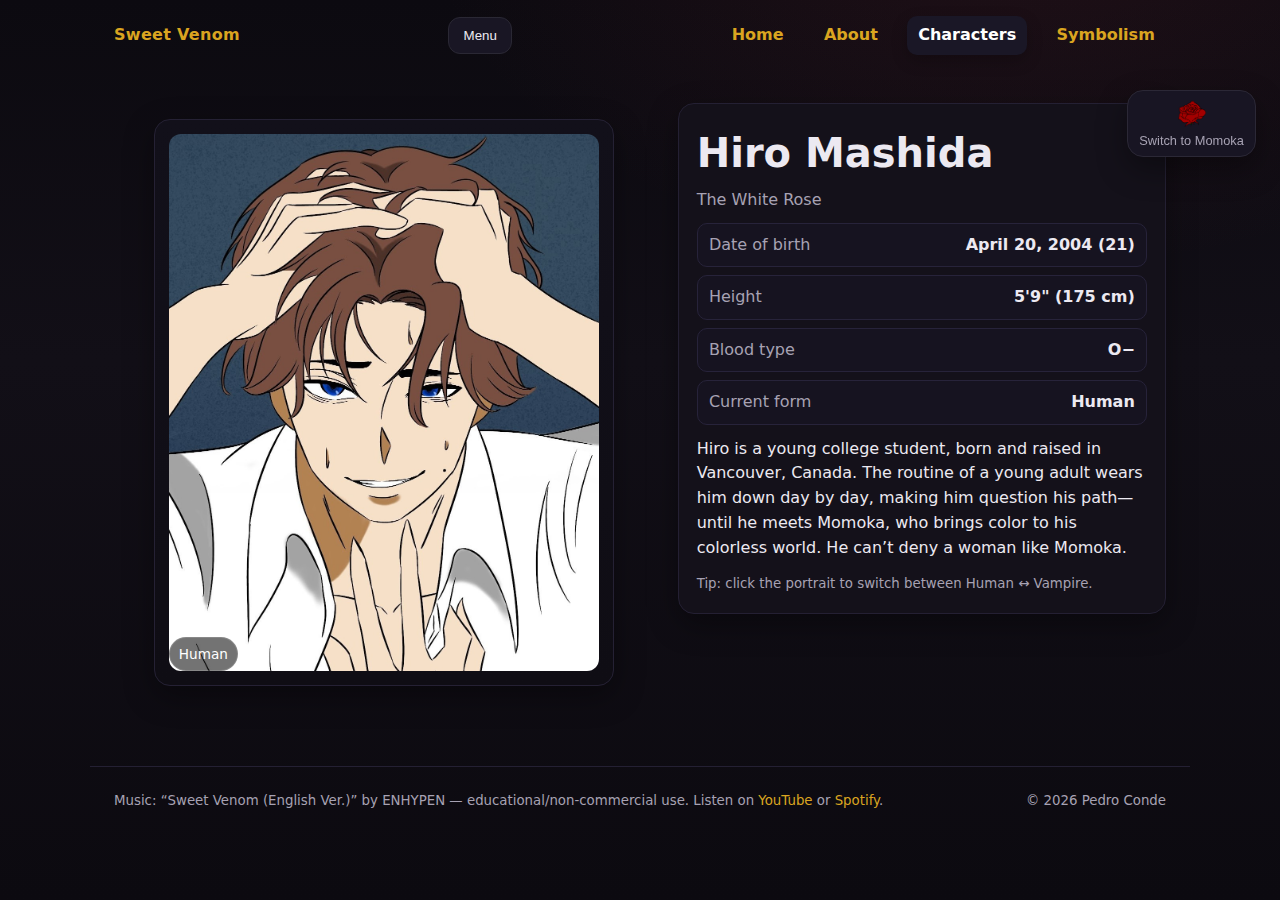
<file: characters.html>
<!doctype html>
<html lang="en">
<head>
  <meta charset="utf-8" />
  <meta name="viewport" content="width=device-width,initial-scale=1" />
  <title>Sweet Venom: A Digital Lorebook — Characters</title>
  <meta name="description" content="Meet Hiro and Momoka. Toggle human/vampire forms and switch characters via the rose." />
  <link href="styles/base.css" rel="stylesheet" />
  <link href="styles/layout.css" rel="stylesheet" />
  <link href="styles/characters.css" rel="stylesheet" />
</head>
<body class="characters">
  <a class="skip-link" href="#main">Skip to content</a>

  <header class="site-header container">
    <a class="logo" href="index.html">Sweet Venom</a>
    <button class="nav-toggle" aria-expanded="false" aria-controls="nav">Menu</button>
    <nav id="nav" class="site-nav" hidden>
      <a href="index.html">Home</a>
      <a href="about.html">About</a>
      <a href="characters.html" aria-current="page">Characters</a>
      <a href="symbolism.html">Symbolism</a>
    </nav>
  </header>

  <!-- Rose switch (floating). Shows current icon color; click to switch Hiro ↔ Momoka -->
  <button id="roseSwitch" class="rose-switch" aria-label="Switch character" title="Switch character">
    <img id="roseIcon" src="icons/white-rose.png" alt="" />
    <span id="roseLabel" class="rose-label">Switch to Momoka</span>
  </button>

  <main id="main" class="container">
    <section class="char-layout">
      <!-- Left: character image (click to toggle Human ↔ Vampire) -->
      <figure id="charFigure" class="char-figure" role="button" tabindex="0"
              aria-label="Toggle form (Human/Vampire)" aria-pressed="false">
        <img id="charImage" src="images/characters/hiro-human.jpg" alt="Hiro in human form" />
        <figcaption id="formTag" class="form-tag">Human</figcaption>
      </figure>

      <!-- Right: character info -->
      <div class="char-info">
        <header class="char-head">
          <h1 id="charName">Hiro Mashida</h1>
          <p id="charAlias" class="alias">The White Rose</p>
        </header>

        <ul class="char-stats">
          <li><span>Date of birth</span><strong id="charDob">April 20, 2004 (21)</strong></li>
          <li><span>Height</span><strong id="charHeight">5'9" (175 cm)</strong></li>
          <li><span>Blood type</span><strong id="charBlood">O−</strong></li>
          <li><span>Current form</span><strong id="charForm">Human</strong></li>
        </ul>

        <div class="char-bio">
          <p id="charBio">
            Hiro is a young college student, born and raised in Vancouver, Canada. The routine of a young
            adult wears him down day by day, making him question his path—until he meets Momoka, who brings
            color to his colorless world. He can’t deny a woman like Momoka.
          </p>
        </div>

        <small class="hint">Tip: click the portrait to switch between Human ↔ Vampire.</small>
      </div>
    </section>
  </main>

  <footer class="site-footer container">
    <small>
      Music: “Sweet Venom (English Ver.)” by ENHYPEN — educational/non-commercial use.
      Listen on <a href="https://youtu.be/Gzp6X9xQ5PA?si=oZWaCefhkATo9eMx" target="_blank" rel="noopener">YouTube</a>
      or <a href="https://open.spotify.com/track/47JqJobasbTT9r0gX8CoE1" target="_blank" rel="noopener">Spotify</a>.
    </small>
    <small class="copyright">&copy; <span id="year"></span> Pedro Conde</small>
  </footer>

  <script src="scripts/app.js" defer></script>
  <script src="scripts/characters.js" defer></script>
</body>
</html>
</file>
<file: styles/base.css>
:root{
  --wine:#8B2E3C; --gold:#DAA520; --navy:#1C2D3A; --ivory:#FAF7F2; --plum:#1A121E;
  --bg:var(--plum); --panel:#14111a; --text:#ECE9F1; --muted:#A7A2B3;
  --radius:16px; --container:min(1100px,92vw); --shadow:0 10px 30px rgba(0,0,0,.35);
}
*{box-sizing:border-box}
html,body{height:100%}
body{
  margin:0; color:var(--text);
  background: radial-gradient(1000px 600px at 80% -10%, rgba(139,46,60,.16), transparent 60%),
              linear-gradient(#0c0a10,#120f17 40%,#0c0a10);
  font:16px/1.55 system-ui,-apple-system,Segoe UI,Roboto,Inter,Arial,sans-serif;
}
a{color:var(--gold); text-decoration:none}
a:hover{ text-decoration:none } /* no underline on hover anywhere */
img{max-width:100%; display:block}
.container{width:var(--container); margin-inline:auto; padding:24px}
.skip-link{position:absolute; left:-9999px}
.skip-link:focus{left:12px; top:12px; background:#000; color:#fff; padding:.5rem .75rem; z-index:999}
.visually-hidden{position:absolute!important; height:1px;width:1px;overflow:hidden;clip:rect(1px,1px,1px,1px)}
</file>
<file: styles/layout.css>
/* Header / Nav */
.site-header{
  display:flex; align-items:center; justify-content:space-between; gap:16px; padding-block:16px
}
.logo{font-weight:800; letter-spacing:.3px}
.nav-toggle{
  border:1px solid #2a2834; background:#191624; color:var(--text);
  padding:.6rem .9rem; border-radius:12px; cursor:pointer
}

/* interactive nav links */
.site-nav{display:flex; gap:18px}
.site-nav a{
  position:relative;
  padding:.45rem .7rem;
  border-radius:10px;
  font-weight:600;
  transition: color .15s ease, transform .15s ease, background .15s ease, box-shadow .15s ease;
}
.site-nav a[aria-current="page"]{
  color:#fff; background:#1a1726; box-shadow:0 6px 16px rgba(0,0,0,.22)
}
.site-nav a:hover,
.site-nav a:focus-visible{
  color:#fff;
  background:#242033;
  transform: translateY(-2px) scale(1.04);
  font-weight:800; /* bold on hover */
  box-shadow:0 10px 22px rgba(0,0,0,.28);
  animation: nav-pop .2s ease-out both;
}
@keyframes nav-pop{
  0%{transform:translateY(0) scale(1)}
  100%{transform:translateY(-2px) scale(1.04)}
}

@media (max-width:800px){
  .site-nav{display:block}
  .site-nav[hidden]{display:none}
}

/* Buttons & Footer */
.btn{display:inline-block; border-radius:999px; padding:.85rem 1.15rem; border:1px solid transparent; font-weight:600; cursor:pointer}
.btn-primary{background:var(--wine); color:#fff; box-shadow:0 10px 30px rgba(139,46,60,.35)}
.btn-primary:hover{opacity:.95}

.site-footer{border-top:1px solid #242033; color:var(--muted); display:flex; flex-wrap:wrap; gap:12px; justify-content:space-between; padding-block:24px; margin-top:40px}
</file>
<file: styles/characters.css>
/* Theme flip ready — overrides base background with themeable gradient */
body.characters{
  background:
    radial-gradient(1000px 600px at 80% -10%, rgba(139,46,60,.16), transparent 60%),
    linear-gradient(var(--bg-top, #0c0a10), var(--bg-mid, #120f17) 40%, var(--bg-bottom, #0c0a10));
}

/* Light/high-contrast variables when in Vampire mode */
html.vampire{
  --bg:#FAF7F2;
  --panel:#ffffff;
  --text:#1A121E;
  --muted:#4E4755;
  --wine:#B3132C;            /* punchier red */
  --gold:#B8860B;
  --bg-top:#f6f2ea;
  --bg-mid:#ffffff;
  --bg-bottom:#f6f2ea;
}

/* Layout */
.char-layout{
  display:grid; gap:24px; grid-template-columns: 1.05fr .95fr; align-items:start;
  margin-top:8px;
}
@media (max-width: 900px){
  .char-layout{ grid-template-columns: 1fr; }
}

/* Left image card */
.char-figure{
  position:relative;
  background:linear-gradient(180deg,#12101a,#0f0d14);
  border:1px solid #252134;
  border-radius:16px; padding:14px; box-shadow: var(--shadow);
  cursor:pointer;
  transition: transform .15s ease, box-shadow .15s ease, background .2s ease, border-color .2s ease;
}
html.vampire .char-figure{
  background:linear-gradient(180deg,#ffffff,#f6f2ea);
  border-color:#e8e2d9;
}
.char-figure:hover{ transform: translateY(-2px) scale(1.02); box-shadow: 0 16px 42px rgba(0,0,0,.38) }
.char-figure:focus-visible{ outline:2px solid var(--gold); outline-offset:4px }

.char-figure img{
  width:100%; aspect-ratio: 4 / 5; object-fit: cover; border-radius:12px; display:block;
  transform: scale(1); opacity:1; transition: opacity .35s ease, transform .35s ease;
}
.char-figure.is-swapping img{ opacity:.25; transform: scale(1.04) }

.form-tag{
  position:absolute; left:14px; bottom:14px;
  background:rgba(0,0,0,.55); color:#fff; padding:.35rem .55rem; border-radius:999px; font-size:.85rem;
  border:1px solid rgba(255,255,255,.15);
}
html.vampire .form-tag{
  background:rgba(0,0,0,.65); /* still readable over bright art */
}

/* Right info panel */
.char-info{
  background:var(--panel);
  border:1px solid #242033; border-radius:16px; padding:18px; box-shadow: var(--shadow);
}
html.vampire .char-info{ border-color:#e9e4dc }

.char-head h1{ margin:0 0 4px; font-size: clamp(26px,3.2vw,40px) }
.alias{ margin:0 0 10px; color: var(--muted) }

.char-stats{
  display:grid; gap:8px;
  margin:0 0 12px; padding:0; list-style:none;
}
.char-stats li{
  display:flex; justify-content:space-between; align-items:center;
  padding:.55rem .7rem; background:#161320; border:1px solid #27233a; border-radius:10px;
}
.char-stats li span{ color: var(--muted) }
.char-stats li strong{ font-weight:700 }
html.vampire .char-stats li{
  background:#faf7f2; border-color:#ebe5da;
}

.char-bio p{ margin:0 0 10px; color: var(--text) }
.hint{ color: var(--muted) }

/* Floating rose switch */
.rose-switch{
  position: fixed; right: 24px; top: 90px; z-index: 40;
  display:flex; flex-direction:column; align-items:center; gap:6px;
  border:1px solid #2b2836; background:#181523; color:var(--text);
  padding:.5rem .7rem; border-radius:16px; cursor:pointer;
  box-shadow: 0 12px 30px rgba(0,0,0,.35);
  transition: transform .15s ease, box-shadow .15s ease, background .2s ease, border-color .2s ease;
}
.rose-switch:hover{ transform: translateY(-2px) scale(1.04); box-shadow: 0 18px 44px rgba(0,0,0,.42) }
.rose-switch:focus-visible{ outline:2px solid var(--gold); outline-offset:4px }

.rose-switch img{ width:28px; height:28px; display:block }
.rose-label{ font-size:.8rem; color: var(--muted) }
html.vampire .rose-switch{ background:#ffffff; border-color:#e9e4dc }

/* Smooth theme transitions */
:root{
  --theme-transition: background-color .25s ease, color .25s ease, border-color .25s ease, box-shadow .25s ease;
}
html, body, .char-info, .char-figure{ transition: var(--theme-transition) }

/* Respect reduced motion */
@media (prefers-reduced-motion: reduce){
  .char-figure:hover, .rose-switch:hover{ transform:none; box-shadow: var(--shadow) }
  .char-figure img{ transition: none }
}
</file>
